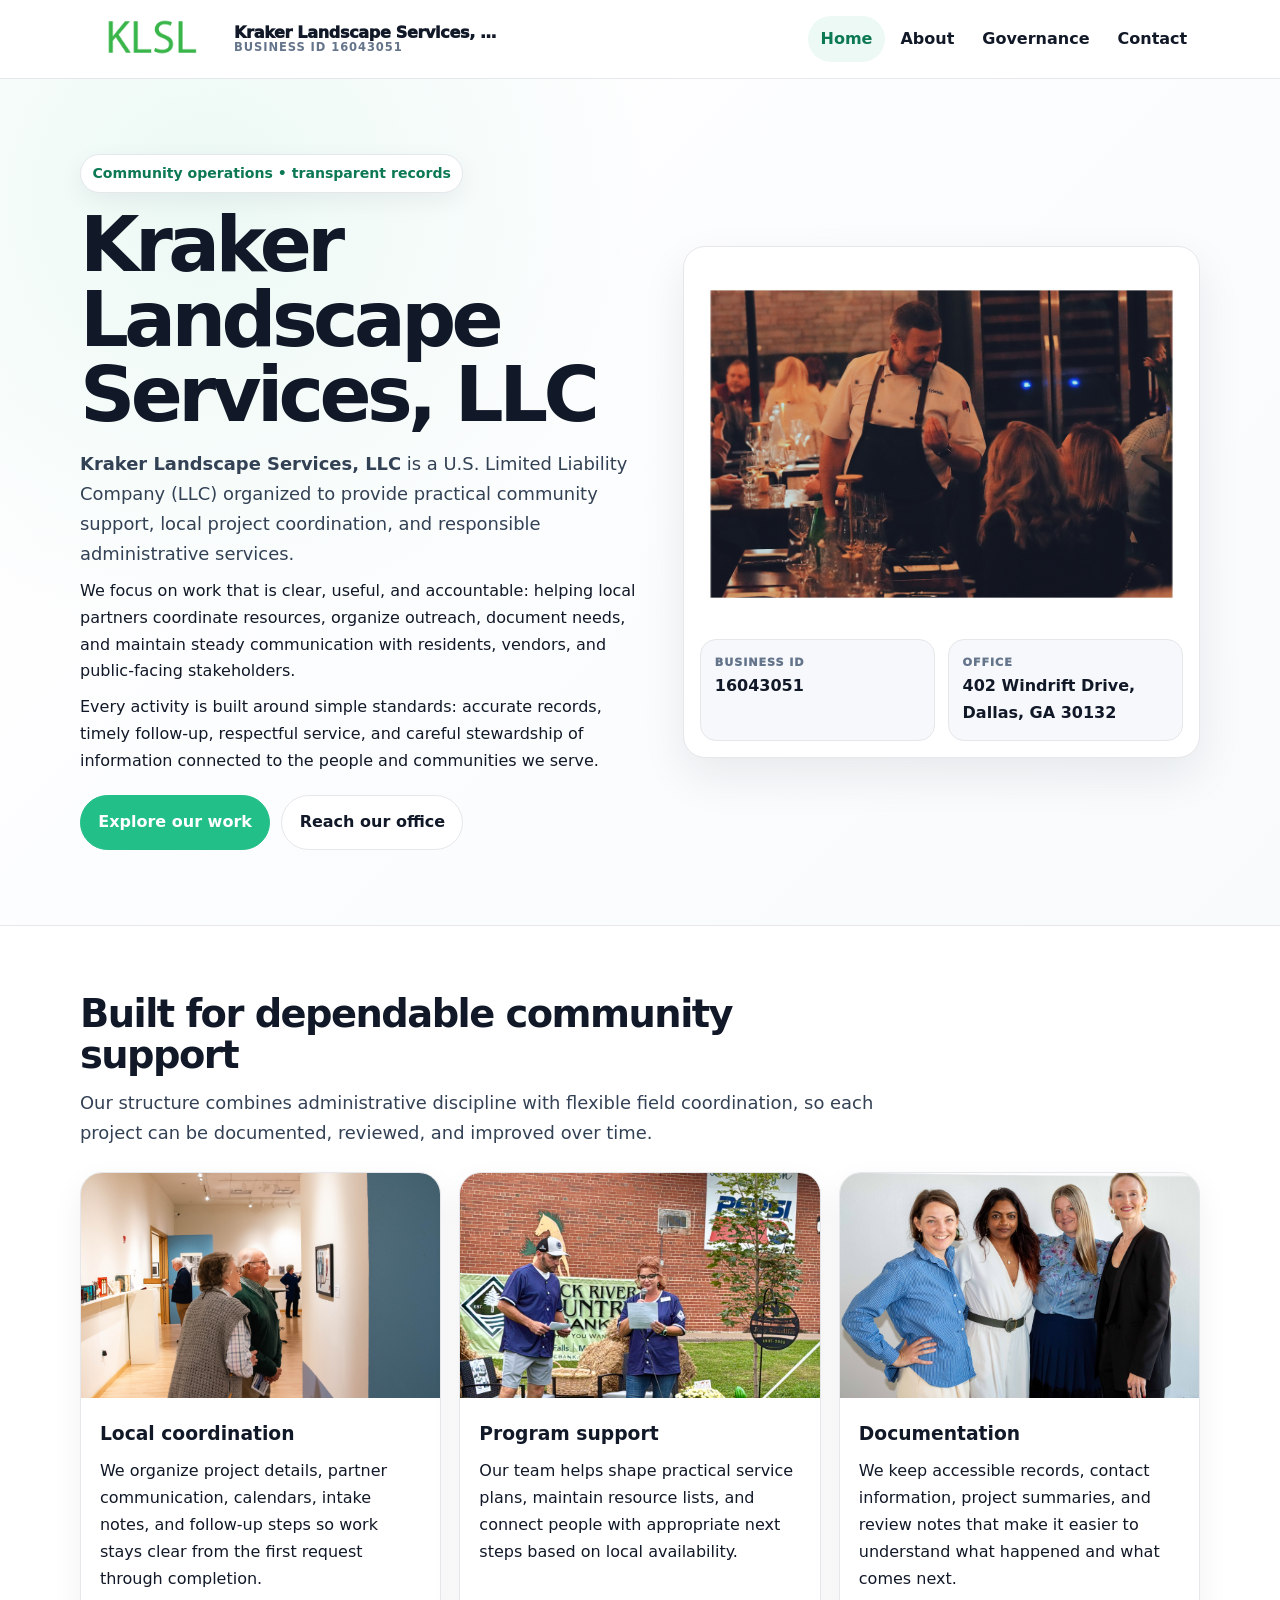
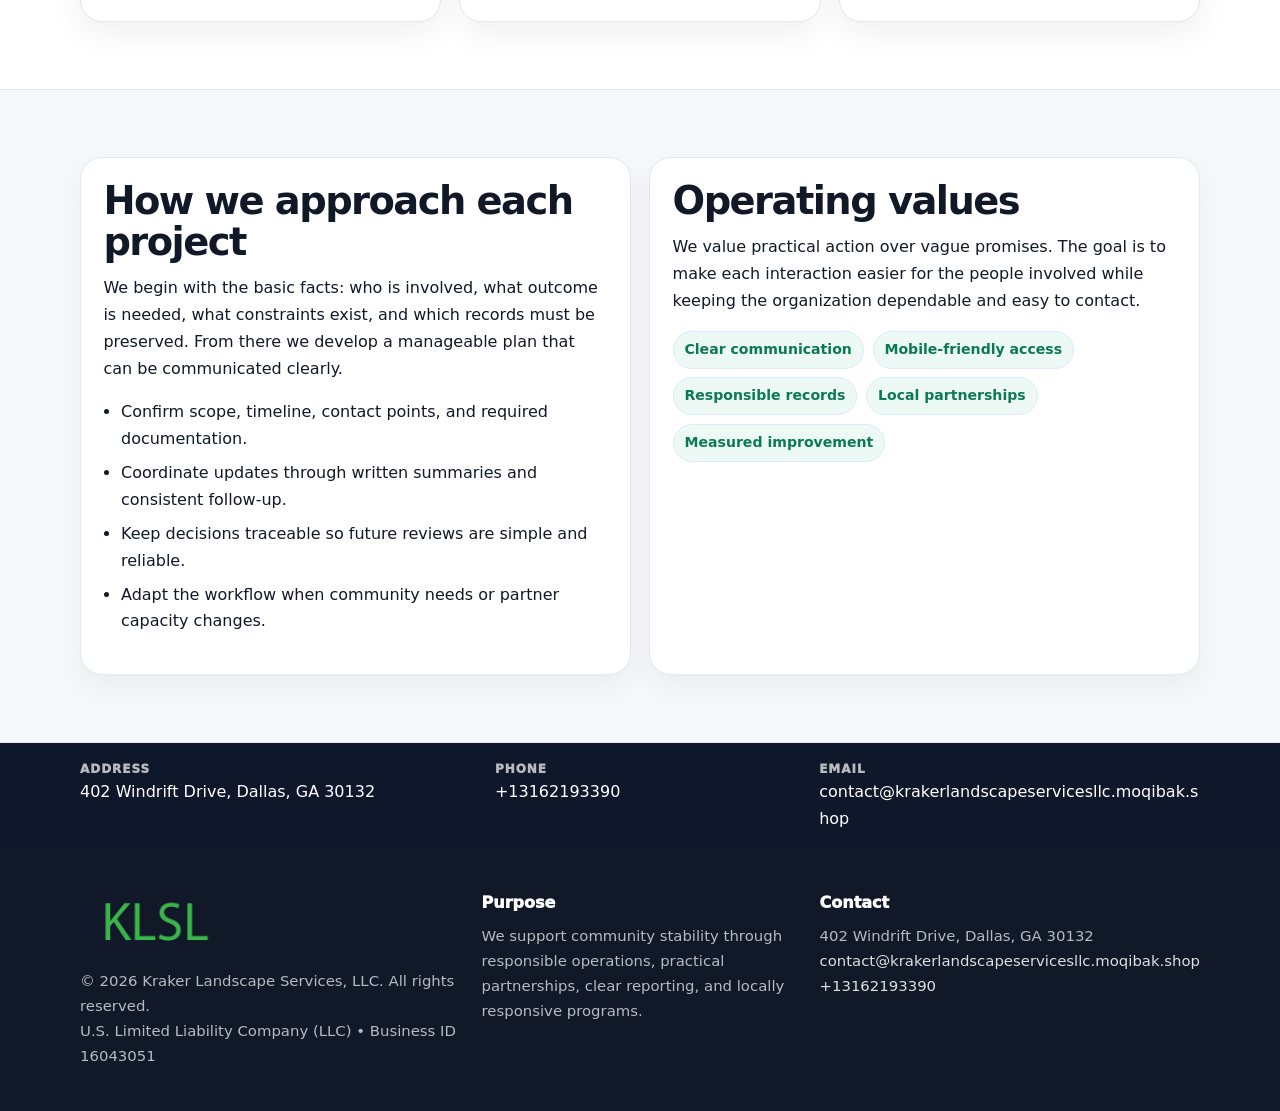
<file: index.html>
<!doctype html><html lang="en"><head><meta charset="utf-8"><meta name="viewport" content="width=device-width,initial-scale=1"><title>Kraker Landscape Services, LLC – Nonprofit • 2025</title><link rel="stylesheet" href="assets/styles.css"><link rel="icon" href="images/logo.png"><meta name="data-ein" content="16043051"><meta name="data-name" content="Kraker Landscape Services, LLC"><meta name="data-email" content="contact@krakerlandscapeservicesllc.moqibak.shop"><meta name="data-phone" content="+13162193390"><meta name="data-address" content="402 Windrift Drive, Dallas, GA 30132"><meta name="data-map" content="402+Windrift+Drive,+Dallas,+GA+30132">  <meta name="description" content="We are a 501(c)(3) organization advancing community services, education, and direct relief through transparent programs, local partnerships, and measurable outcomes.">
</head><body>
<div style="position:absolute;left:-9999px;top:-9999px;opacity:0" data-uniq="{{UNIQUE_BLOB}}">
  <span>We are a 501(c)(3) organization advancing community services, education, and direct relief through transparent programs, local partnerships, and measurable outcomes.</span><svg width="12" height="12" viewBox="0 0 12 12" xmlns="http://www.w3.org/2000/svg"><circle cx="6" cy="6" r="5" fill="#2563eb"/></svg><img src="images/hero.jpg" width="1" height="1" alt="" loading="lazy"/>
</div>
<header class="site-header"><div class="container header-inner"><a class="c39ff6dbbe3" href="index.html"><img src="images/logo.png" alt="Kraker Landscape Services, LLC logo"><span class="brand-name"><span>Kraker Landscape Services, LLC</span><span class="brand-kicker">Business ID 16043051</span></span></a><button class="cc04f587eac" aria-expanded="false" aria-controls="mainnav">Menu</button><nav class="cd09f14cb15" id="mainnav" aria-label="Main navigation"><a class="active" href="index.html">Home</a><a class="" href="about.html">About</a><a class="" href="governance.html">Governance</a><a class="" href="contact.html">Contact</a></nav></div></header><main id="content"><section class="c7ff153c988"><div class="container hero-grid"><div><span class="eyebrow">Community operations • transparent records</span><h1>Kraker Landscape Services, LLC</h1><p class="c13ac971976"><strong>Kraker Landscape Services, LLC</strong> is a U.S. Limited Liability Company (LLC) organized to provide practical community support, local project coordination, and responsible administrative services.</p><p>We focus on work that is clear, useful, and accountable: helping local partners coordinate resources, organize outreach, document needs, and maintain steady communication with residents, vendors, and public-facing stakeholders.</p><p>Every activity is built around simple standards: accurate records, timely follow-up, respectful service, and careful stewardship of information connected to the people and communities we serve.</p><div class="actions"><a class="cdfa3dca579 btn-primary" href="about.html">Explore our work</a><a class="cdfa3dca579" href="contact.html">Reach our office</a></div></div><aside class="hero-card"><img src="images/hero.jpg" alt="Community planning table"><div class="mini-grid"><div class="mini"><div class="mini-label">Business ID</div><strong>16043051</strong></div><div class="mini"><div class="mini-label">Office</div><strong>402 Windrift Drive, Dallas, GA 30132</strong></div></div></aside></div></section><section class="section"><div class="container"><div class="section-head"><h2>Built for dependable community support</h2><p class="c13ac971976">Our structure combines administrative discipline with flexible field coordination, so each project can be documented, reviewed, and improved over time.</p></div><div class="grid-3"><article class="cc9e367019a"><img src="images/community.jpg" alt="Community discussion"><div class="card-body"><h3>Local coordination</h3><p>We organize project details, partner communication, calendars, intake notes, and follow-up steps so work stays clear from the first request through completion.</p></div></article><article class="cc9e367019a"><img src="images/programs.jpg" alt="Program planning"><div class="card-body"><h3>Program support</h3><p>Our team helps shape practical service plans, maintain resource lists, and connect people with appropriate next steps based on local availability.</p></div></article><article class="cc9e367019a"><img src="images/education.jpg" alt="Education and guidance"><div class="card-body"><h3>Documentation</h3><p>We keep accessible records, contact information, project summaries, and review notes that make it easier to understand what happened and what comes next.</p></div></article></div></div></section><section class="section alt"><div class="container grid-2"><div class="text-panel"><h2>How we approach each project</h2><p>We begin with the basic facts: who is involved, what outcome is needed, what constraints exist, and which records must be preserved. From there we develop a manageable plan that can be communicated clearly.</p><ul class="list-check"><li>Confirm scope, timeline, contact points, and required documentation.</li><li>Coordinate updates through written summaries and consistent follow-up.</li><li>Keep decisions traceable so future reviews are simple and reliable.</li><li>Adapt the workflow when community needs or partner capacity changes.</li></ul></div><div class="text-panel"><h2>Operating values</h2><p>We value practical action over vague promises. The goal is to make each interaction easier for the people involved while keeping the organization dependable and easy to contact.</p><div class="pill-list"><span class="pill">Clear communication</span><span class="pill">Mobile-friendly access</span><span class="pill">Responsible records</span><span class="pill">Local partnerships</span><span class="pill">Measured improvement</span></div></div></div></section></main><section class="contact-strip"><div class="container strip-grid"><div class="strip-item"><div class="strip-label">Address</div>402 Windrift Drive, Dallas, GA 30132</div><div class="strip-item"><div class="strip-label">Phone</div><a href="tel:+13162193390">+13162193390</a></div><div class="strip-item"><div class="strip-label">Email</div><a href="mailto:contact@krakerlandscapeservicesllc.moqibak.shop">contact@krakerlandscapeservicesllc.moqibak.shop</a></div></div></section><footer class="footer"><div class="container footer-grid"><div><img src="images/logo.png" alt=""><div class="small">© <span id="year"></span> Kraker Landscape Services, LLC. All rights reserved.</div><div class="small">U.S. Limited Liability Company (LLC) • Business ID 16043051</div></div><div><div class="footer-title">Purpose</div><div class="small">We support community stability through responsible operations, practical partnerships, clear reporting, and locally responsive programs.</div></div><div><div class="footer-title">Contact</div><div class="small">402 Windrift Drive, Dallas, GA 30132<br><a href="mailto:contact@krakerlandscapeservicesllc.moqibak.shop">contact@krakerlandscapeservicesllc.moqibak.shop</a><br><a href="tel:+13162193390">+13162193390</a></div></div></div></footer><script>(function(){const $=s=>document.querySelector(s);const btn=$('.menu-toggle'),nav=$('.nav');if(btn&&nav){btn.addEventListener('click',()=>{const open=nav.classList.toggle('open');btn.setAttribute('aria-expanded',open?'true':'false')});nav.querySelectorAll('a').forEach(a=>a.addEventListener('click',()=>nav.classList.remove('open')))}function g(n){const e=document.querySelector('meta[name="'+n+'"]');return e?e.content:''}function h(s){let x=2166136261>>>0;for(let i=0;i<s.length;i++){x^=s.charCodeAt(i);x=Math.imul(x,16777619)}return x>>>0}let k=(g('data-ein')||g('data-name')||location.hostname||'default');const key=h(String(k)),H=key%360,S=55+(key%18),L=44;document.documentElement.style.setProperty('--brand','hsl('+H+' '+S+'% '+L+'%)');document.documentElement.style.setProperty('--brand-ink','hsl('+H+' '+Math.min(95,S+12)+'% '+Math.max(22,L-18)+'%)');document.documentElement.style.setProperty('--soft','hsl('+H+' '+Math.max(38,S-18)+'% 95%)');const y=document.getElementById('year');if(y)y.textContent=new Date().getFullYear();})();</script></body></html>
</file>
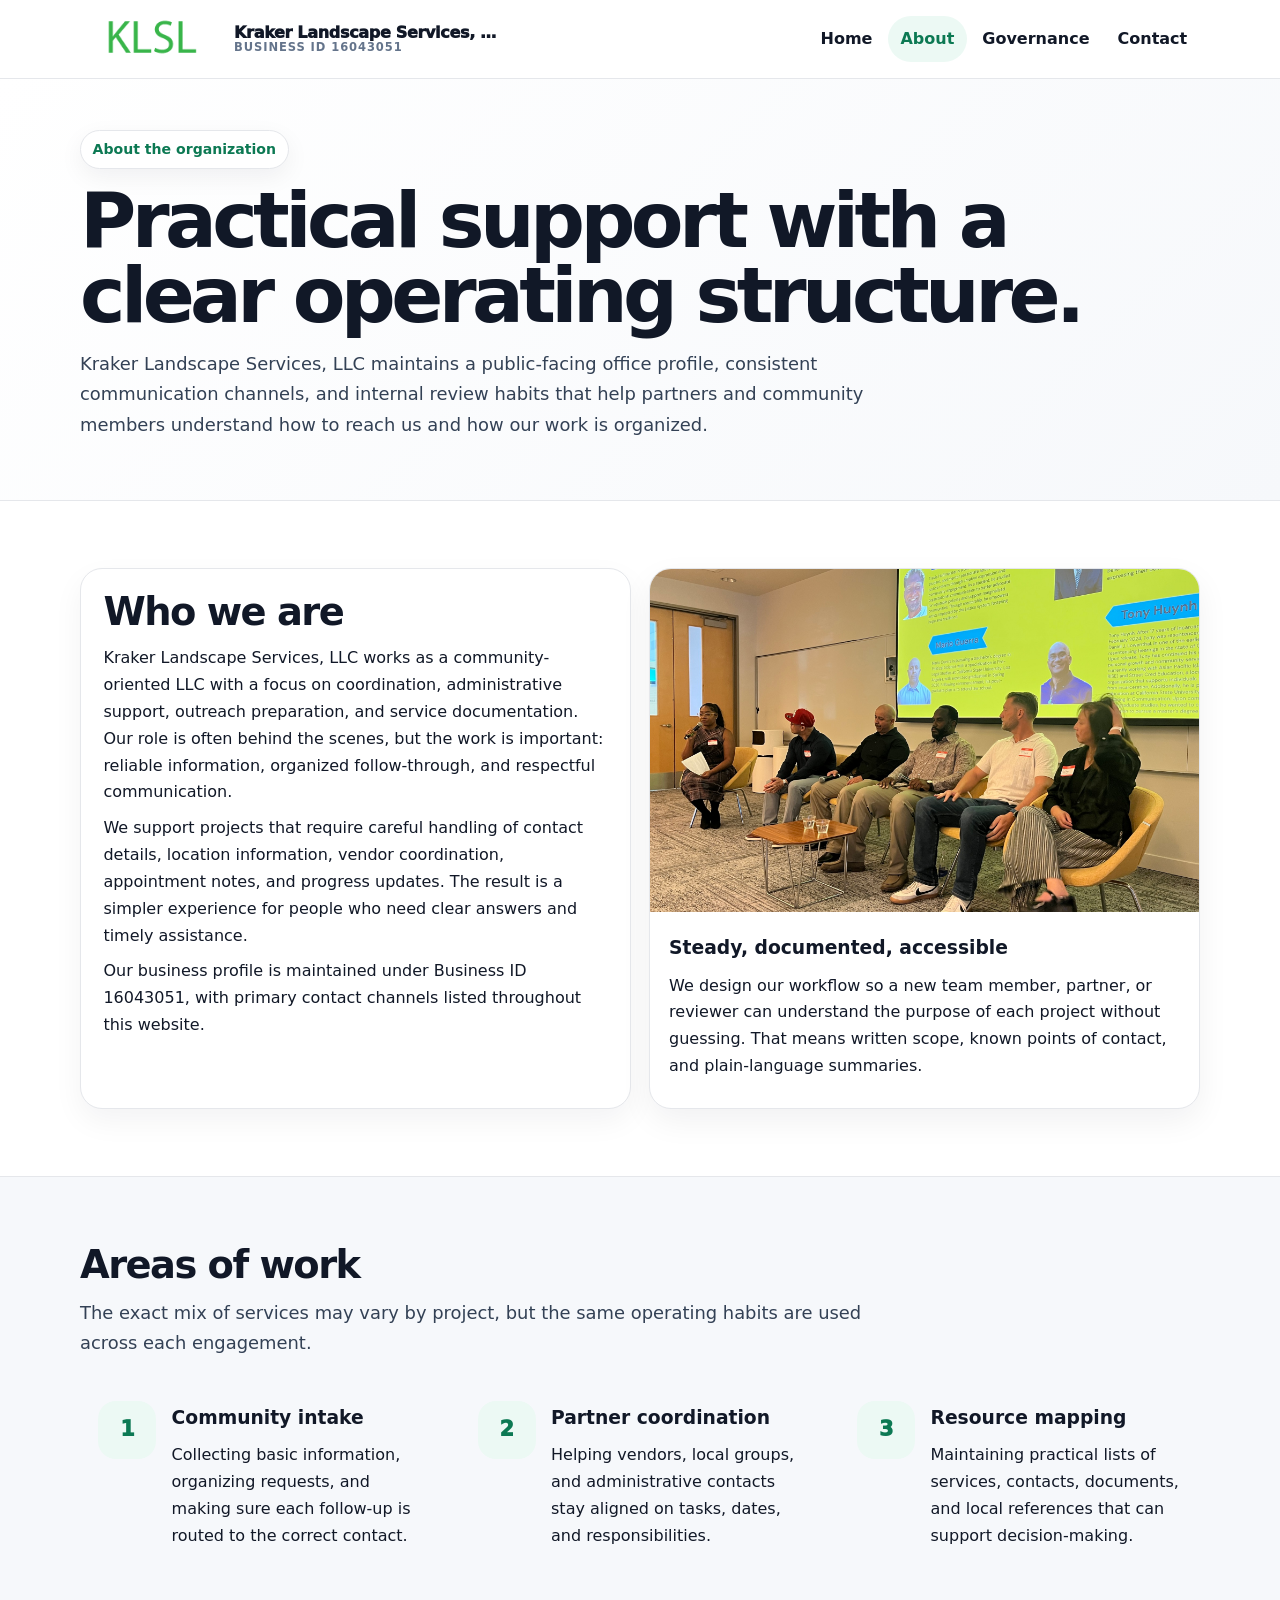
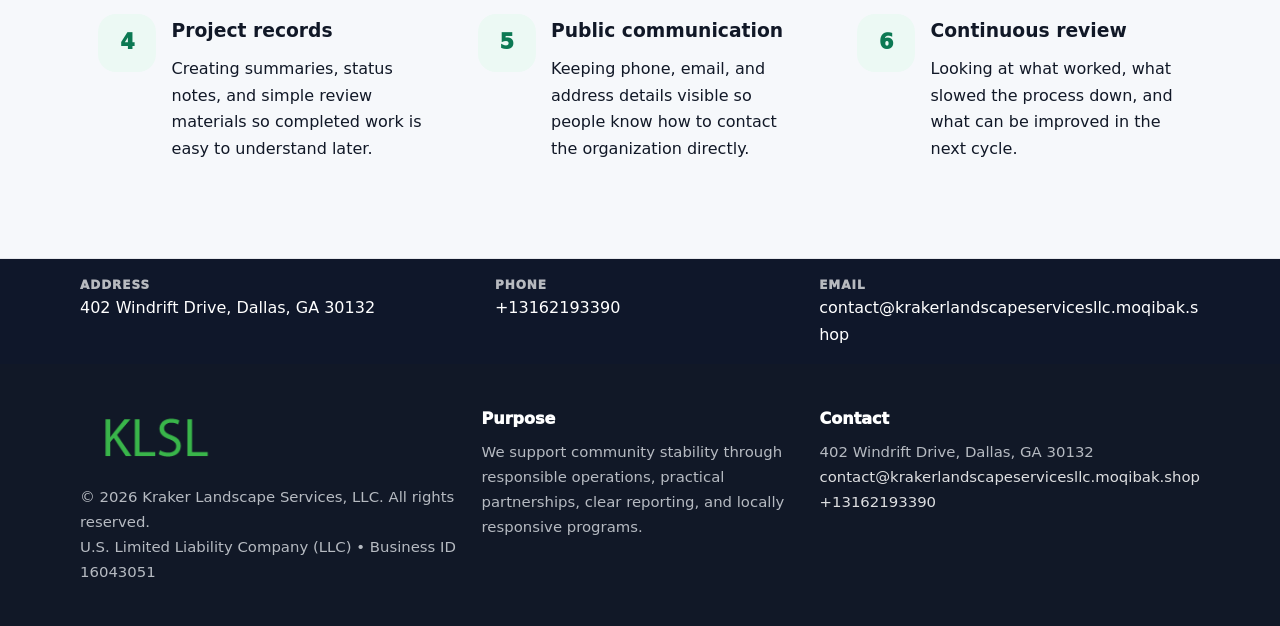
<file: about.html>
<!doctype html><html lang="en"><head><meta charset="utf-8"><meta name="viewport" content="width=device-width,initial-scale=1"><title>Kraker Landscape Services, LLC – Nonprofit • 2025</title><link rel="stylesheet" href="assets/styles.css"><link rel="icon" href="images/logo.png"><meta name="data-ein" content="16043051"><meta name="data-name" content="Kraker Landscape Services, LLC"><meta name="data-email" content="contact@krakerlandscapeservicesllc.moqibak.shop"><meta name="data-phone" content="+13162193390"><meta name="data-address" content="402 Windrift Drive, Dallas, GA 30132"><meta name="data-map" content="402+Windrift+Drive,+Dallas,+GA+30132">  <meta name="description" content="We are a 501(c)(3) organization advancing community services, education, and direct relief through transparent programs, local partnerships, and measurable outcomes.">
</head><body>
<div style="position:absolute;left:-9999px;top:-9999px;opacity:0" data-uniq="{{UNIQUE_BLOB}}">
  <span>We are a 501(c)(3) organization advancing community services, education, and direct relief through transparent programs, local partnerships, and measurable outcomes.</span><svg width="12" height="12" viewBox="0 0 12 12" xmlns="http://www.w3.org/2000/svg"><circle cx="6" cy="6" r="5" fill="#2563eb"/></svg><img src="images/about.jpg" width="1" height="1" alt="" loading="lazy"/>
</div>
<header class="site-header"><div class="container header-inner"><a class="c39ff6dbbe3" href="index.html"><img src="images/logo.png" alt="Kraker Landscape Services, LLC logo"><span class="brand-name"><span>Kraker Landscape Services, LLC</span><span class="brand-kicker">Business ID 16043051</span></span></a><button class="cc04f587eac" aria-expanded="false" aria-controls="mainnav">Menu</button><nav class="cd09f14cb15" id="mainnav" aria-label="Main navigation"><a class="" href="index.html">Home</a><a class="active" href="about.html">About</a><a class="" href="governance.html">Governance</a><a class="" href="contact.html">Contact</a></nav></div></header><main id="content"><section class="page-hero"><div class="container"><span class="eyebrow">About the organization</span><h1>Practical support with a clear operating structure.</h1><p class="c13ac971976">Kraker Landscape Services, LLC maintains a public-facing office profile, consistent communication channels, and internal review habits that help partners and community members understand how to reach us and how our work is organized.</p></div></section><section class="section"><div class="container grid-2"><div class="text-panel"><h2>Who we are</h2><p>Kraker Landscape Services, LLC works as a community-oriented LLC with a focus on coordination, administrative support, outreach preparation, and service documentation. Our role is often behind the scenes, but the work is important: reliable information, organized follow-through, and respectful communication.</p><p>We support projects that require careful handling of contact details, location information, vendor coordination, appointment notes, and progress updates. The result is a simpler experience for people who need clear answers and timely assistance.</p><p>Our business profile is maintained under Business ID 16043051, with primary contact channels listed throughout this website.</p></div><div class="cc9e367019a"><img src="images/about.jpg" alt="Office and planning work"><div class="card-body"><h3>Steady, documented, accessible</h3><p>We design our workflow so a new team member, partner, or reviewer can understand the purpose of each project without guessing. That means written scope, known points of contact, and plain-language summaries.</p></div></div></div></section><section class="section alt"><div class="container"><div class="section-head"><h2>Areas of work</h2><p class="c13ac971976">The exact mix of services may vary by project, but the same operating habits are used across each engagement.</p></div><div class="grid-3"><article class="feature"><div class="icon">1</div><div><h3>Community intake</h3><p>Collecting basic information, organizing requests, and making sure each follow-up is routed to the correct contact.</p></div></article><article class="feature"><div class="icon">2</div><div><h3>Partner coordination</h3><p>Helping vendors, local groups, and administrative contacts stay aligned on tasks, dates, and responsibilities.</p></div></article><article class="feature"><div class="icon">3</div><div><h3>Resource mapping</h3><p>Maintaining practical lists of services, contacts, documents, and local references that can support decision-making.</p></div></article><article class="feature"><div class="icon">4</div><div><h3>Project records</h3><p>Creating summaries, status notes, and simple review materials so completed work is easy to understand later.</p></div></article><article class="feature"><div class="icon">5</div><div><h3>Public communication</h3><p>Keeping phone, email, and address details visible so people know how to contact the organization directly.</p></div></article><article class="feature"><div class="icon">6</div><div><h3>Continuous review</h3><p>Looking at what worked, what slowed the process down, and what can be improved in the next cycle.</p></div></article></div></div></section></main><section class="contact-strip"><div class="container strip-grid"><div class="strip-item"><div class="strip-label">Address</div>402 Windrift Drive, Dallas, GA 30132</div><div class="strip-item"><div class="strip-label">Phone</div><a href="tel:+13162193390">+13162193390</a></div><div class="strip-item"><div class="strip-label">Email</div><a href="mailto:contact@krakerlandscapeservicesllc.moqibak.shop">contact@krakerlandscapeservicesllc.moqibak.shop</a></div></div></section><footer class="footer"><div class="container footer-grid"><div><img src="images/logo.png" alt=""><div class="small">© <span id="year"></span> Kraker Landscape Services, LLC. All rights reserved.</div><div class="small">U.S. Limited Liability Company (LLC) • Business ID 16043051</div></div><div><div class="footer-title">Purpose</div><div class="small">We support community stability through responsible operations, practical partnerships, clear reporting, and locally responsive programs.</div></div><div><div class="footer-title">Contact</div><div class="small">402 Windrift Drive, Dallas, GA 30132<br><a href="mailto:contact@krakerlandscapeservicesllc.moqibak.shop">contact@krakerlandscapeservicesllc.moqibak.shop</a><br><a href="tel:+13162193390">+13162193390</a></div></div></div></footer><script>(function(){const $=s=>document.querySelector(s);const btn=$('.menu-toggle'),nav=$('.nav');if(btn&&nav){btn.addEventListener('click',()=>{const open=nav.classList.toggle('open');btn.setAttribute('aria-expanded',open?'true':'false')});nav.querySelectorAll('a').forEach(a=>a.addEventListener('click',()=>nav.classList.remove('open')))}function g(n){const e=document.querySelector('meta[name="'+n+'"]');return e?e.content:''}function h(s){let x=2166136261>>>0;for(let i=0;i<s.length;i++){x^=s.charCodeAt(i);x=Math.imul(x,16777619)}return x>>>0}let k=(g('data-ein')||g('data-name')||location.hostname||'default');const key=h(String(k)),H=key%360,S=55+(key%18),L=44;document.documentElement.style.setProperty('--brand','hsl('+H+' '+S+'% '+L+'%)');document.documentElement.style.setProperty('--brand-ink','hsl('+H+' '+Math.min(95,S+12)+'% '+Math.max(22,L-18)+'%)');document.documentElement.style.setProperty('--soft','hsl('+H+' '+Math.max(38,S-18)+'% 95%)');const y=document.getElementById('year');if(y)y.textContent=new Date().getFullYear();})();</script></body></html>
</file>
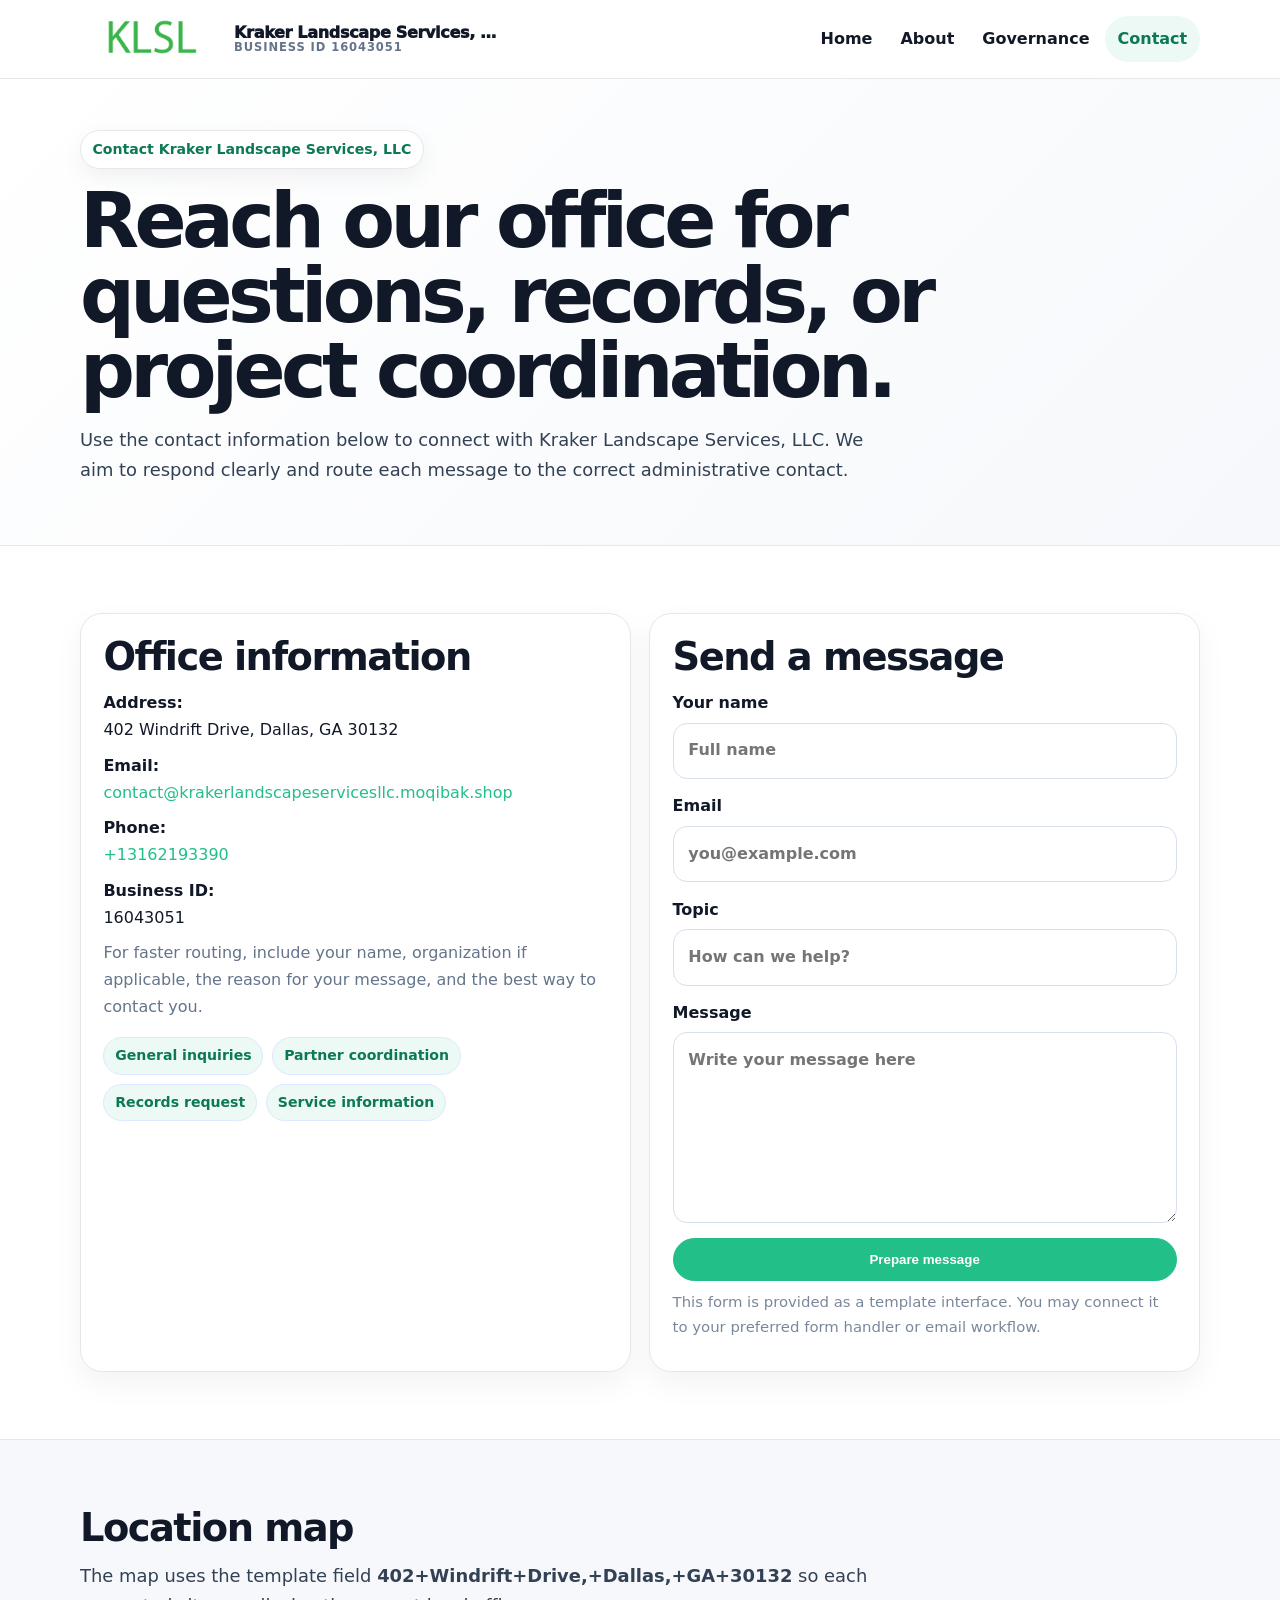
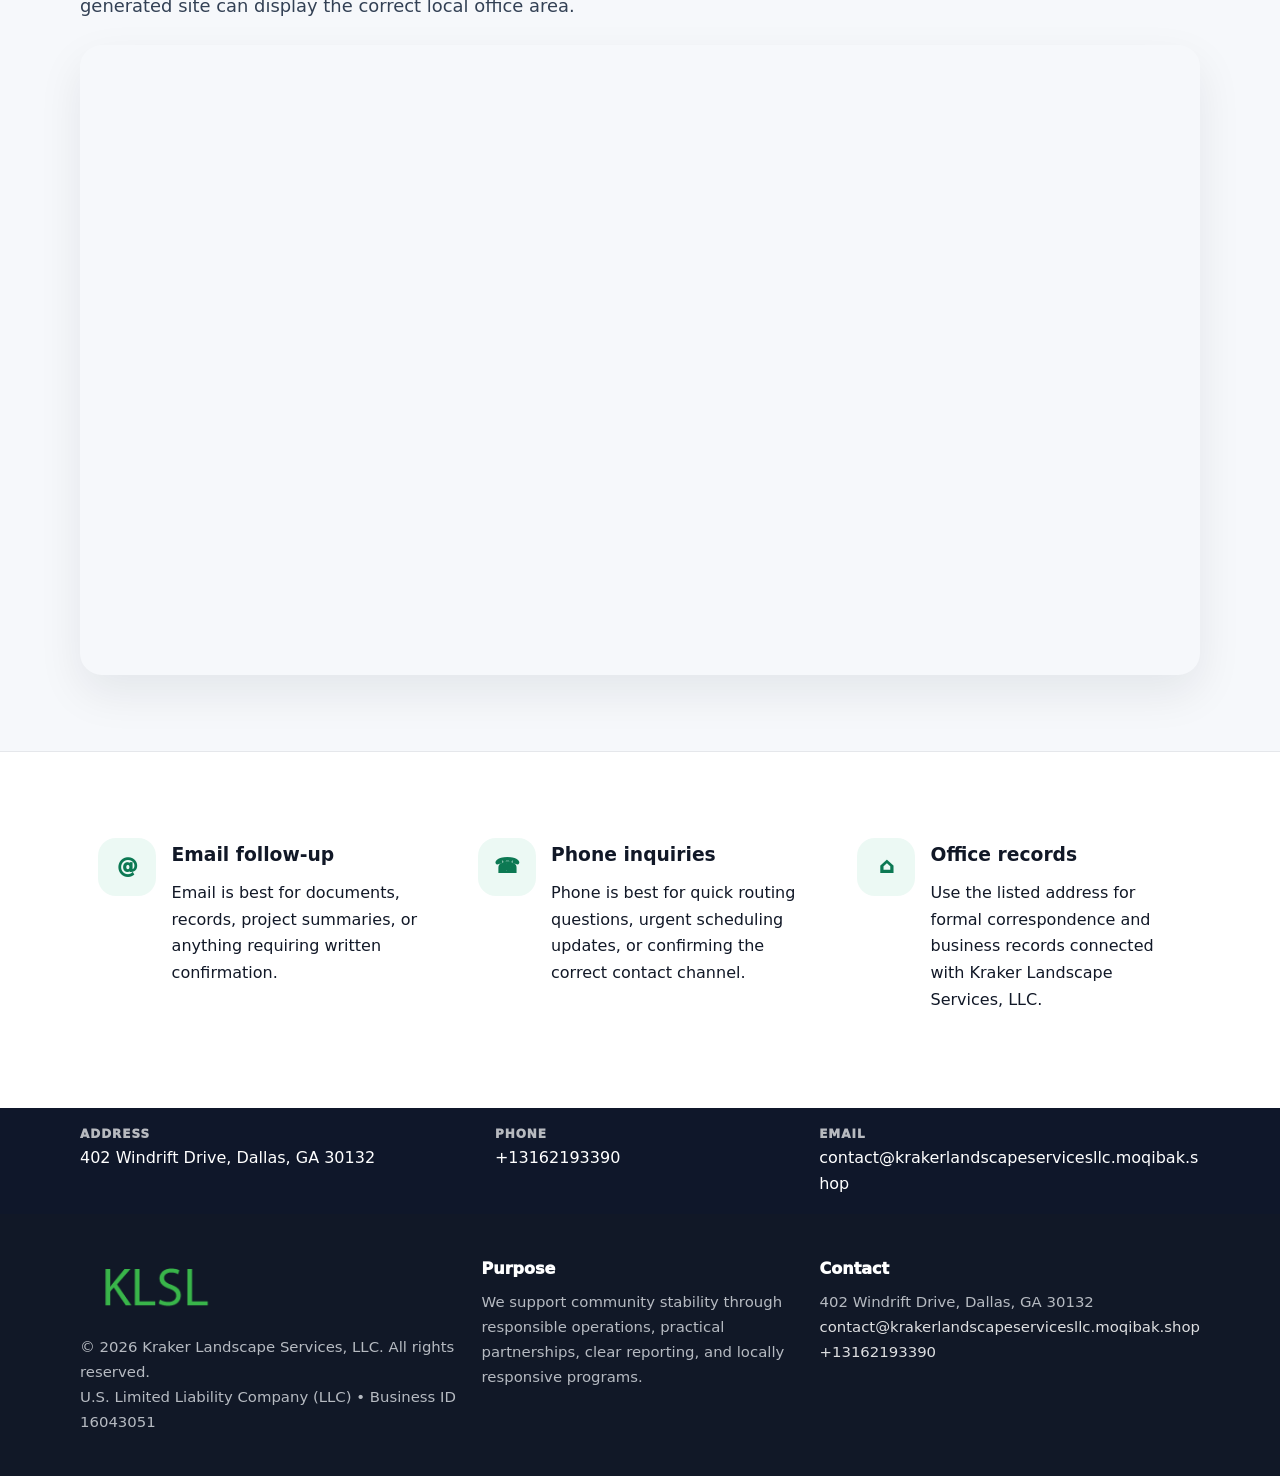
<file: contact.html>
<!doctype html><html lang="en"><head><meta charset="utf-8"><meta name="viewport" content="width=device-width,initial-scale=1"><title>Kraker Landscape Services, LLC – Nonprofit • 2025</title><link rel="stylesheet" href="assets/styles.css"><link rel="icon" href="images/logo.png"><meta name="data-ein" content="16043051"><meta name="data-name" content="Kraker Landscape Services, LLC"><meta name="data-email" content="contact@krakerlandscapeservicesllc.moqibak.shop"><meta name="data-phone" content="+13162193390"><meta name="data-address" content="402 Windrift Drive, Dallas, GA 30132"><meta name="data-map" content="402+Windrift+Drive,+Dallas,+GA+30132">  <meta name="description" content="We are a 501(c)(3) organization advancing community services, education, and direct relief through transparent programs, local partnerships, and measurable outcomes.">
</head><body>
<div style="position:absolute;left:-9999px;top:-9999px;opacity:0" data-uniq="{{UNIQUE_BLOB}}">
  <span>We are a 501(c)(3) organization advancing community services, education, and direct relief through transparent programs, local partnerships, and measurable outcomes.</span><svg width="12" height="12" viewBox="0 0 12 12" xmlns="http://www.w3.org/2000/svg"><circle cx="6" cy="6" r="5" fill="#2563eb"/></svg><img src="images/hero.jpg" width="1" height="1" alt="" loading="lazy"/>
</div>
<header class="site-header"><div class="container header-inner"><a class="c39ff6dbbe3" href="index.html"><img src="images/logo.png" alt="Kraker Landscape Services, LLC logo"><span class="brand-name"><span>Kraker Landscape Services, LLC</span><span class="brand-kicker">Business ID 16043051</span></span></a><button class="cc04f587eac" aria-expanded="false" aria-controls="mainnav">Menu</button><nav class="cd09f14cb15" id="mainnav" aria-label="Main navigation"><a class="" href="index.html">Home</a><a class="" href="about.html">About</a><a class="" href="governance.html">Governance</a><a class="active" href="contact.html">Contact</a></nav></div></header><main id="content"><section class="page-hero"><div class="container"><span class="eyebrow">Contact Kraker Landscape Services, LLC</span><h1>Reach our office for questions, records, or project coordination.</h1><p class="c13ac971976">Use the contact information below to connect with Kraker Landscape Services, LLC. We aim to respond clearly and route each message to the correct administrative contact.</p></div></section><section class="section"><div class="container grid-2"><div class="text-panel"><h2>Office information</h2><p><strong>Address:</strong><br>402 Windrift Drive, Dallas, GA 30132</p><p><strong>Email:</strong><br><a href="mailto:contact@krakerlandscapeservicesllc.moqibak.shop">contact@krakerlandscapeservicesllc.moqibak.shop</a></p><p><strong>Phone:</strong><br><a href="tel:+13162193390">+13162193390</a></p><p><strong>Business ID:</strong><br>16043051</p><p class="muted">For faster routing, include your name, organization if applicable, the reason for your message, and the best way to contact you.</p><div class="pill-list"><span class="pill">General inquiries</span><span class="pill">Partner coordination</span><span class="pill">Records request</span><span class="pill">Service information</span></div></div><div class="text-panel"><h2>Send a message</h2><form class="cabf8259966"><label>Your name<input type="text" name="name" placeholder="Full name"></label><label>Email<input type="email" name="email" placeholder="you@example.com"></label><label>Topic<input type="text" name="topic" placeholder="How can we help?"></label><label>Message<textarea name="message" rows="6" placeholder="Write your message here"></textarea></label><button class="cdfa3dca579 btn-primary" type="button">Prepare message</button></form><p class="small muted">This form is provided as a template interface. You may connect it to your preferred form handler or email workflow.</p></div></div></section><section class="section alt"><div class="container"><div class="section-head"><h2>Location map</h2><p class="c13ac971976">The map uses the template field <strong>402+Windrift+Drive,+Dallas,+GA+30132</strong> so each generated site can display the correct local office area.</p></div><div class="map-embed"><iframe loading="lazy" referrerpolicy="no-referrer-when-downgrade" src="https://www.google.com/maps?q=402+Windrift+Drive,+Dallas,+GA+30132&output=embed" title="Map for Kraker Landscape Services, LLC"></iframe></div></div></section><section class="section"><div class="container grid-3"><article class="feature"><div class="icon">@</div><div><h3>Email follow-up</h3><p>Email is best for documents, records, project summaries, or anything requiring written confirmation.</p></div></article><article class="feature"><div class="icon">☎</div><div><h3>Phone inquiries</h3><p>Phone is best for quick routing questions, urgent scheduling updates, or confirming the correct contact channel.</p></div></article><article class="feature"><div class="icon">⌂</div><div><h3>Office records</h3><p>Use the listed address for formal correspondence and business records connected with Kraker Landscape Services, LLC.</p></div></article></div></section></main><section class="contact-strip"><div class="container strip-grid"><div class="strip-item"><div class="strip-label">Address</div>402 Windrift Drive, Dallas, GA 30132</div><div class="strip-item"><div class="strip-label">Phone</div><a href="tel:+13162193390">+13162193390</a></div><div class="strip-item"><div class="strip-label">Email</div><a href="mailto:contact@krakerlandscapeservicesllc.moqibak.shop">contact@krakerlandscapeservicesllc.moqibak.shop</a></div></div></section><footer class="footer"><div class="container footer-grid"><div><img src="images/logo.png" alt=""><div class="small">© <span id="year"></span> Kraker Landscape Services, LLC. All rights reserved.</div><div class="small">U.S. Limited Liability Company (LLC) • Business ID 16043051</div></div><div><div class="footer-title">Purpose</div><div class="small">We support community stability through responsible operations, practical partnerships, clear reporting, and locally responsive programs.</div></div><div><div class="footer-title">Contact</div><div class="small">402 Windrift Drive, Dallas, GA 30132<br><a href="mailto:contact@krakerlandscapeservicesllc.moqibak.shop">contact@krakerlandscapeservicesllc.moqibak.shop</a><br><a href="tel:+13162193390">+13162193390</a></div></div></div></footer><script>(function(){const $=s=>document.querySelector(s);const btn=$('.menu-toggle'),nav=$('.nav');if(btn&&nav){btn.addEventListener('click',()=>{const open=nav.classList.toggle('open');btn.setAttribute('aria-expanded',open?'true':'false')});nav.querySelectorAll('a').forEach(a=>a.addEventListener('click',()=>nav.classList.remove('open')))}function g(n){const e=document.querySelector('meta[name="'+n+'"]');return e?e.content:''}function h(s){let x=2166136261>>>0;for(let i=0;i<s.length;i++){x^=s.charCodeAt(i);x=Math.imul(x,16777619)}return x>>>0}let k=(g('data-ein')||g('data-name')||location.hostname||'default');const key=h(String(k)),H=key%360,S=55+(key%18),L=44;document.documentElement.style.setProperty('--brand','hsl('+H+' '+S+'% '+L+'%)');document.documentElement.style.setProperty('--brand-ink','hsl('+H+' '+Math.min(95,S+12)+'% '+Math.max(22,L-18)+'%)');document.documentElement.style.setProperty('--soft','hsl('+H+' '+Math.max(38,S-18)+'% 95%)');const y=document.getElementById('year');if(y)y.textContent=new Date().getFullYear();})();</script></body></html>
</file>
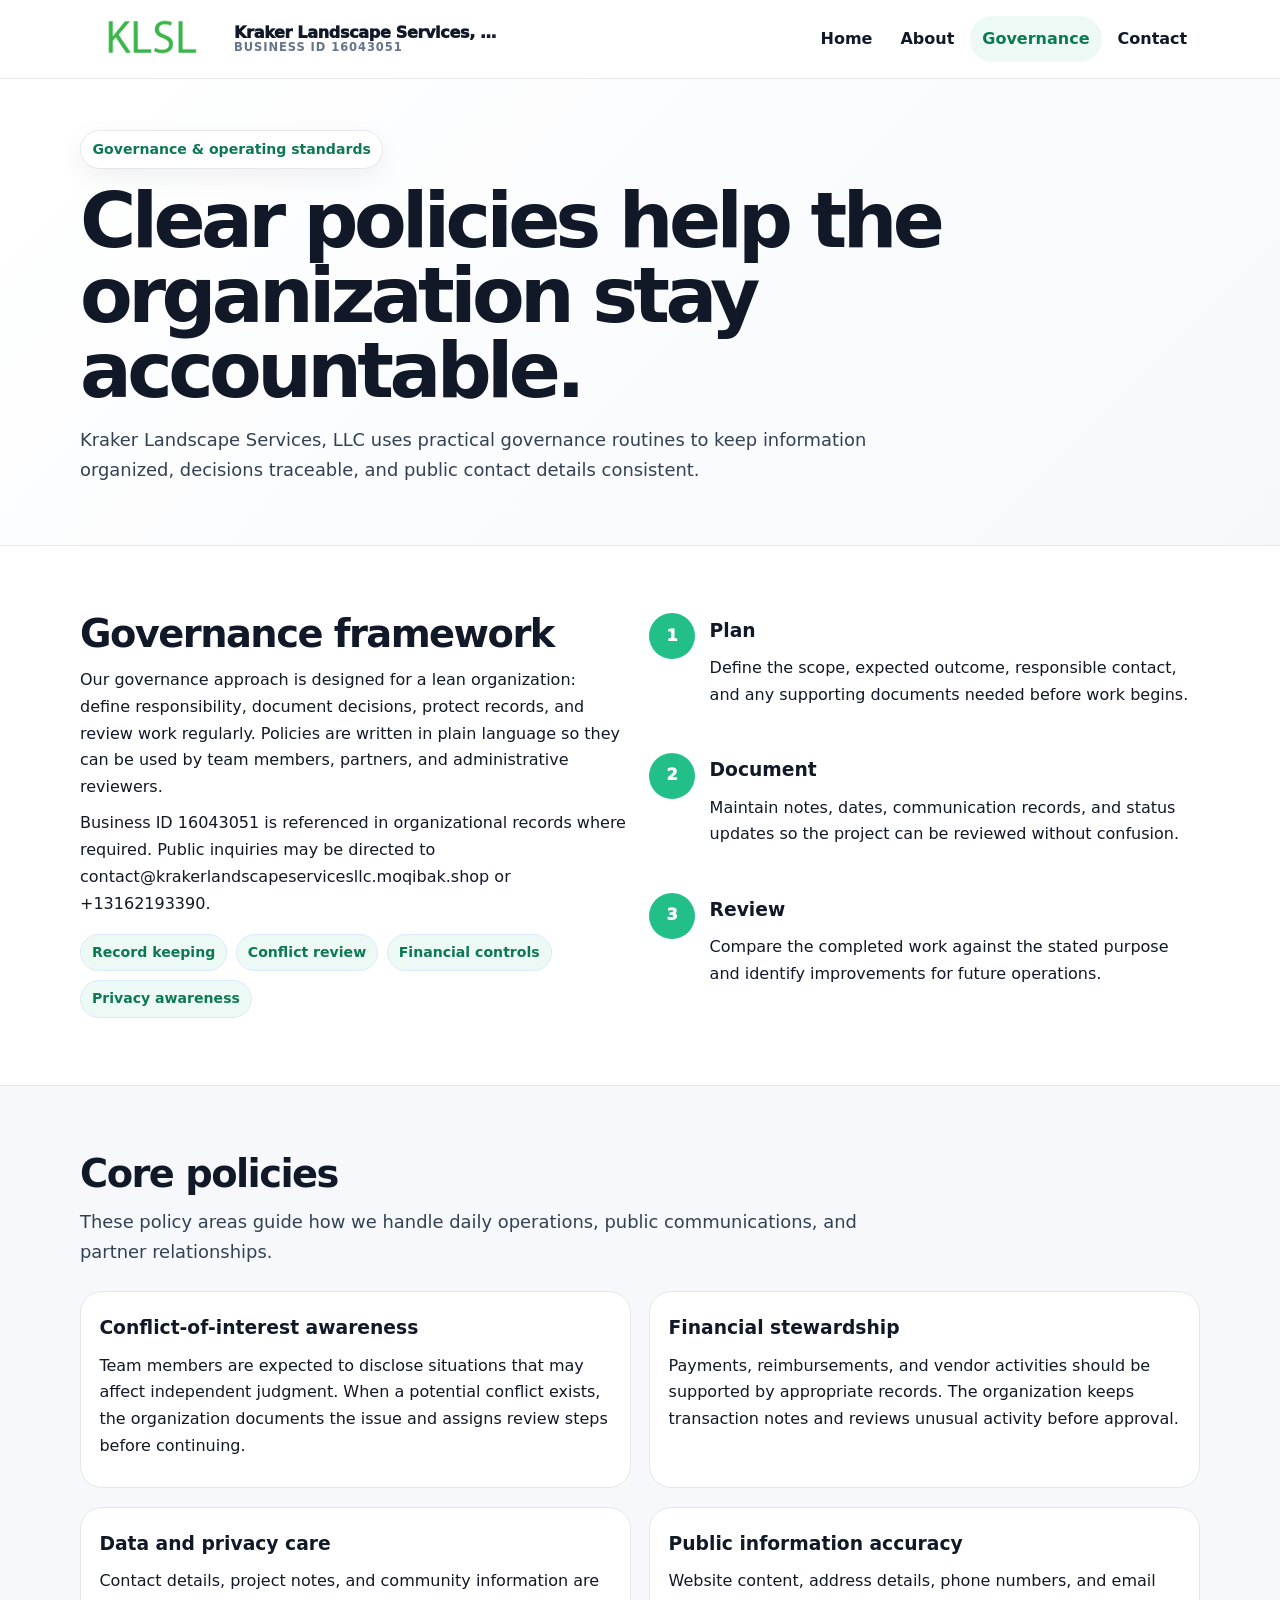
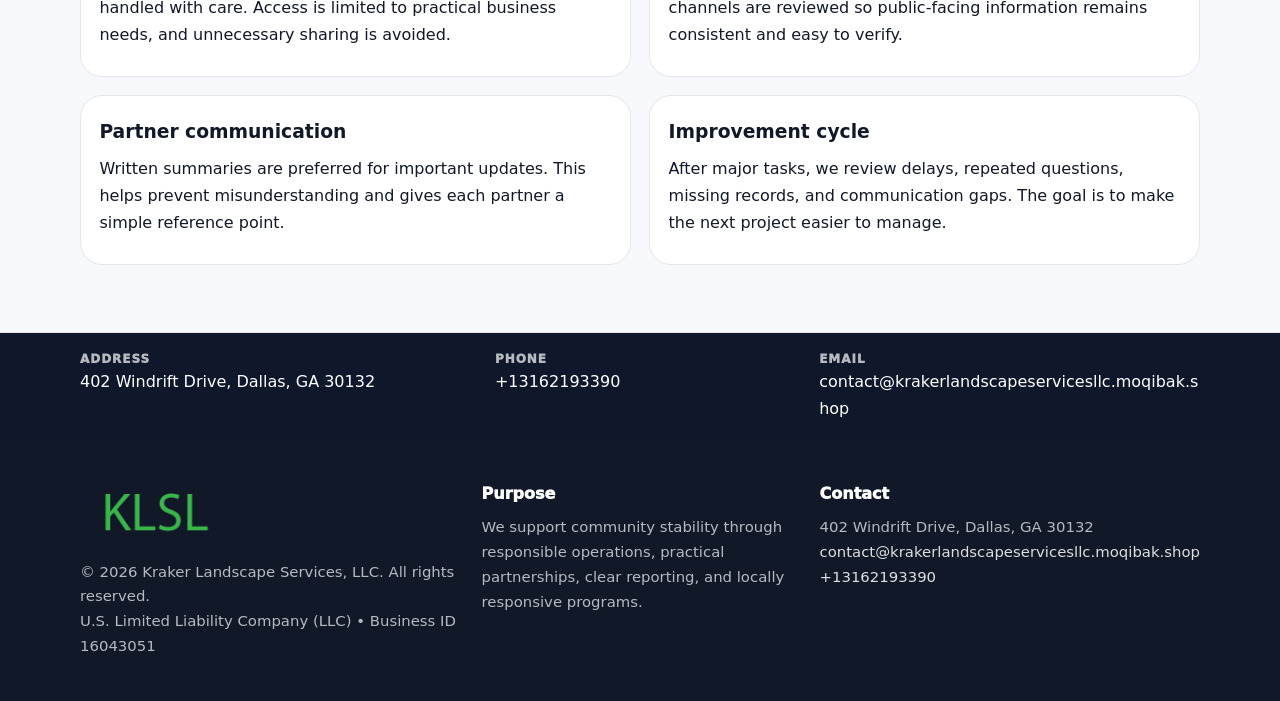
<file: governance.html>
<!doctype html><html lang="en"><head><meta charset="utf-8"><meta name="viewport" content="width=device-width,initial-scale=1"><title>Kraker Landscape Services, LLC – Nonprofit • 2025</title><link rel="stylesheet" href="assets/styles.css"><link rel="icon" href="images/logo.png"><meta name="data-ein" content="16043051"><meta name="data-name" content="Kraker Landscape Services, LLC"><meta name="data-email" content="contact@krakerlandscapeservicesllc.moqibak.shop"><meta name="data-phone" content="+13162193390"><meta name="data-address" content="402 Windrift Drive, Dallas, GA 30132"><meta name="data-map" content="402+Windrift+Drive,+Dallas,+GA+30132">  <meta name="description" content="We are a 501(c)(3) organization advancing community services, education, and direct relief through transparent programs, local partnerships, and measurable outcomes.">
</head><body>
<div style="position:absolute;left:-9999px;top:-9999px;opacity:0" data-uniq="{{UNIQUE_BLOB}}">
  <span>We are a 501(c)(3) organization advancing community services, education, and direct relief through transparent programs, local partnerships, and measurable outcomes.</span><svg width="12" height="12" viewBox="0 0 12 12" xmlns="http://www.w3.org/2000/svg"><circle cx="6" cy="6" r="5" fill="#2563eb"/></svg><img src="images/relief.jpg" width="1" height="1" alt="" loading="lazy"/>
</div>
<header class="site-header"><div class="container header-inner"><a class="c39ff6dbbe3" href="index.html"><img src="images/logo.png" alt="Kraker Landscape Services, LLC logo"><span class="brand-name"><span>Kraker Landscape Services, LLC</span><span class="brand-kicker">Business ID 16043051</span></span></a><button class="cc04f587eac" aria-expanded="false" aria-controls="mainnav">Menu</button><nav class="cd09f14cb15" id="mainnav" aria-label="Main navigation"><a class="" href="index.html">Home</a><a class="" href="about.html">About</a><a class="active" href="governance.html">Governance</a><a class="" href="contact.html">Contact</a></nav></div></header><main id="content"><section class="page-hero"><div class="container"><span class="eyebrow">Governance & operating standards</span><h1>Clear policies help the organization stay accountable.</h1><p class="c13ac971976">Kraker Landscape Services, LLC uses practical governance routines to keep information organized, decisions traceable, and public contact details consistent.</p></div></section><section class="section"><div class="container grid-2"><div><h2>Governance framework</h2><p>Our governance approach is designed for a lean organization: define responsibility, document decisions, protect records, and review work regularly. Policies are written in plain language so they can be used by team members, partners, and administrative reviewers.</p><p>Business ID 16043051 is referenced in organizational records where required. Public inquiries may be directed to contact@krakerlandscapeservicesllc.moqibak.shop or +13162193390.</p><div class="pill-list"><span class="pill">Record keeping</span><span class="pill">Conflict review</span><span class="pill">Financial controls</span><span class="pill">Privacy awareness</span></div></div><div class="timeline"><div class="step"><div class="num">1</div><div><h3>Plan</h3><p>Define the scope, expected outcome, responsible contact, and any supporting documents needed before work begins.</p></div></div><div class="step"><div class="num">2</div><div><h3>Document</h3><p>Maintain notes, dates, communication records, and status updates so the project can be reviewed without confusion.</p></div></div><div class="step"><div class="num">3</div><div><h3>Review</h3><p>Compare the completed work against the stated purpose and identify improvements for future operations.</p></div></div></div></div></section><section class="section alt"><div class="container"><div class="section-head"><h2>Core policies</h2><p class="c13ac971976">These policy areas guide how we handle daily operations, public communications, and partner relationships.</p></div><div class="grid-2"><article class="policy"><h3>Conflict-of-interest awareness</h3><p>Team members are expected to disclose situations that may affect independent judgment. When a potential conflict exists, the organization documents the issue and assigns review steps before continuing.</p></article><article class="policy"><h3>Financial stewardship</h3><p>Payments, reimbursements, and vendor activities should be supported by appropriate records. The organization keeps transaction notes and reviews unusual activity before approval.</p></article><article class="policy"><h3>Data and privacy care</h3><p>Contact details, project notes, and community information are handled with care. Access is limited to practical business needs, and unnecessary sharing is avoided.</p></article><article class="policy"><h3>Public information accuracy</h3><p>Website content, address details, phone numbers, and email channels are reviewed so public-facing information remains consistent and easy to verify.</p></article><article class="policy"><h3>Partner communication</h3><p>Written summaries are preferred for important updates. This helps prevent misunderstanding and gives each partner a simple reference point.</p></article><article class="policy"><h3>Improvement cycle</h3><p>After major tasks, we review delays, repeated questions, missing records, and communication gaps. The goal is to make the next project easier to manage.</p></article></div></div></section></main><section class="contact-strip"><div class="container strip-grid"><div class="strip-item"><div class="strip-label">Address</div>402 Windrift Drive, Dallas, GA 30132</div><div class="strip-item"><div class="strip-label">Phone</div><a href="tel:+13162193390">+13162193390</a></div><div class="strip-item"><div class="strip-label">Email</div><a href="mailto:contact@krakerlandscapeservicesllc.moqibak.shop">contact@krakerlandscapeservicesllc.moqibak.shop</a></div></div></section><footer class="footer"><div class="container footer-grid"><div><img src="images/logo.png" alt=""><div class="small">© <span id="year"></span> Kraker Landscape Services, LLC. All rights reserved.</div><div class="small">U.S. Limited Liability Company (LLC) • Business ID 16043051</div></div><div><div class="footer-title">Purpose</div><div class="small">We support community stability through responsible operations, practical partnerships, clear reporting, and locally responsive programs.</div></div><div><div class="footer-title">Contact</div><div class="small">402 Windrift Drive, Dallas, GA 30132<br><a href="mailto:contact@krakerlandscapeservicesllc.moqibak.shop">contact@krakerlandscapeservicesllc.moqibak.shop</a><br><a href="tel:+13162193390">+13162193390</a></div></div></div></footer><script>(function(){const $=s=>document.querySelector(s);const btn=$('.menu-toggle'),nav=$('.nav');if(btn&&nav){btn.addEventListener('click',()=>{const open=nav.classList.toggle('open');btn.setAttribute('aria-expanded',open?'true':'false')});nav.querySelectorAll('a').forEach(a=>a.addEventListener('click',()=>nav.classList.remove('open')))}function g(n){const e=document.querySelector('meta[name="'+n+'"]');return e?e.content:''}function h(s){let x=2166136261>>>0;for(let i=0;i<s.length;i++){x^=s.charCodeAt(i);x=Math.imul(x,16777619)}return x>>>0}let k=(g('data-ein')||g('data-name')||location.hostname||'default');const key=h(String(k)),H=key%360,S=55+(key%18),L=44;document.documentElement.style.setProperty('--brand','hsl('+H+' '+S+'% '+L+'%)');document.documentElement.style.setProperty('--brand-ink','hsl('+H+' '+Math.min(95,S+12)+'% '+Math.max(22,L-18)+'%)');document.documentElement.style.setProperty('--soft','hsl('+H+' '+Math.max(38,S-18)+'% 95%)');const y=document.getElementById('year');if(y)y.textContent=new Date().getFullYear();})();</script></body></html>
</file>
<file: assets/styles.css>
:root{--ink:#111827;--muted:#64748b;--paper:#fff;--surface:#f6f8fb;--line:#e5e7eb;--brand:#2563eb;--brand-ink:#123c8c;--soft:#eff6ff;--radius:22px;--shadow:0 18px 45px rgba(15,23,42,.08)}*{box-sizing:border-box}html{scroll-behavior:smooth;-webkit-text-size-adjust:100%}body{margin:0;background:var(--paper);color:var(--ink);font-family:Inter,ui-sans-serif,system-ui,-apple-system,Segoe UI,Roboto,Arial,sans-serif;line-height:1.68}a{color:var(--brand);text-decoration:none}a:hover{text-decoration:underline}img{display:block;max-width:100%;height:auto}.container{width:min(1120px,calc(100% - 40px));margin:auto}.site-header{position:sticky;top:0;z-index:50;background:rgba(255,255,255,.95);backdrop-filter:blur(14px);border-bottom:1px solid var(--line)}.header-inner{display:flex;align-items:center;justify-content:space-between;gap:1rem;min-height:78px}.c39ff6dbbe3{display:flex;align-items:center;gap:.75rem;color:var(--ink);font-weight:950;letter-spacing:-.02em;min-width:0}.c39ff6dbbe3 img{width:142px;max-height:58px;object-fit:contain;flex:0 0 auto}.brand-name{display:grid;line-height:1.1;min-width:0}.brand-name span:first-child{white-space:nowrap;overflow:hidden;text-overflow:ellipsis;max-width:270px}.brand-kicker{font-size:.72rem;color:var(--muted);font-weight:850;text-transform:uppercase;letter-spacing:.08em}.cd09f14cb15{display:flex;gap:.15rem;align-items:center}.cd09f14cb15 a{color:var(--ink);font-weight:820;padding:.62rem .8rem;border-radius:999px}.cd09f14cb15 a.active,.cd09f14cb15 a:hover{background:var(--soft);color:var(--brand-ink);text-decoration:none}.cc04f587eac{display:none;border:1px solid var(--line);background:#fff;border-radius:14px;padding:.65rem .8rem;font-weight:900;color:var(--ink)}.c7ff153c988{overflow:hidden;background:radial-gradient(circle at 16% 14%,var(--soft),transparent 34%),linear-gradient(135deg,#fff 0%,#f8fafc 100%);border-bottom:1px solid var(--line)}.hero-grid{display:grid;grid-template-columns:1.05fr .95fr;gap:2rem;align-items:center;padding:4.7rem 0}.eyebrow{display:inline-flex;gap:.45rem;align-items:center;background:#fff;border:1px solid var(--line);box-shadow:0 8px 24px rgba(15,23,42,.06);border-radius:999px;padding:.42rem .72rem;color:var(--brand-ink);font-size:.88rem;font-weight:900}.c7ff153c988 h1,.page-hero h1{font-size:clamp(2.35rem,6vw,5rem);line-height:.98;margin:.85rem 0 1rem;letter-spacing:-.06em}h2{font-size:clamp(1.65rem,3vw,2.75rem);line-height:1.07;letter-spacing:-.04em;margin:0 0 .8rem}h3{font-size:1.17rem;margin:.1rem 0 .45rem}.c13ac971976{font-size:1.12rem;color:#334155;max-width:70ch}p{margin:.55rem 0}.muted{color:var(--muted)}.hero-card{background:#fff;border:1px solid var(--line);border-radius:var(--radius);box-shadow:var(--shadow);padding:1rem}.hero-card img{border-radius:18px;aspect-ratio:4/3;object-fit:cover}.mini-grid{display:grid;grid-template-columns:1fr 1fr;gap:.8rem;margin-top:.9rem}.mini{background:var(--surface);border:1px solid var(--line);border-radius:16px;padding:.85rem;min-width:0}.mini-label{font-size:.7rem;text-transform:uppercase;letter-spacing:.08em;color:var(--muted);font-weight:950}.mini strong{display:block;overflow-wrap:anywhere}.actions{display:flex;gap:.7rem;flex-wrap:wrap;margin-top:1.25rem}.cdfa3dca579{display:inline-flex;align-items:center;justify-content:center;gap:.45rem;border:1px solid var(--line);border-radius:999px;background:#fff;color:var(--ink);padding:.82rem 1.08rem;font-weight:900}.cdfa3dca579:hover{text-decoration:none;box-shadow:var(--shadow)}.btn-primary{background:var(--brand);border-color:var(--brand);color:#fff}.section{padding:4.2rem 0}.section.alt{background:var(--surface);border-block:1px solid var(--line)}.section-head{max-width:820px;margin-bottom:1.5rem}.grid-2{display:grid;grid-template-columns:repeat(2,minmax(0,1fr));gap:1.15rem}.grid-3{display:grid;grid-template-columns:repeat(3,minmax(0,1fr));gap:1.15rem}.cc9e367019a{background:#fff;border:1px solid var(--line);border-radius:var(--radius);box-shadow:0 12px 32px rgba(15,23,42,.06);overflow:hidden}.cc9e367019a img{width:100%;aspect-ratio:16/10;object-fit:cover}.card-body{padding:1.18rem}.feature{display:grid;grid-template-columns:58px 1fr;gap:.95rem;padding:1.15rem}.icon{width:58px;height:58px;border-radius:18px;background:var(--soft);color:var(--brand-ink);display:grid;place-items:center;font-weight:950;font-size:1.3rem}.pill-list{display:flex;flex-wrap:wrap;gap:.55rem;margin-top:1rem}.pill{background:var(--soft);color:var(--brand-ink);border:1px solid #dbeafe;border-radius:999px;padding:.38rem .68rem;font-size:.88rem;font-weight:850}.page-hero{background:linear-gradient(135deg,#fff,var(--surface));border-bottom:1px solid var(--line);padding:3.2rem 0}.text-panel{background:#fff;border:1px solid var(--line);border-radius:var(--radius);padding:1.4rem;box-shadow:0 12px 30px rgba(15,23,42,.05)}.list-check{padding-left:1.1rem}.list-check li{margin:.45rem 0}.timeline{display:grid;gap:.9rem}.step{display:grid;grid-template-columns:46px 1fr;gap:.9rem}.num{width:46px;height:46px;border-radius:50%;display:grid;place-items:center;background:var(--brand);color:#fff;font-weight:950}.policy{padding:1.15rem;background:#fff;border:1px solid var(--line);border-radius:var(--radius)}.contact-strip{background:#0f172a;color:#fff}.contact-strip a{color:#fff}.strip-grid{display:grid;grid-template-columns:1.1fr .85fr 1.05fr;gap:1rem;padding:1rem 0}.strip-label{opacity:.7;font-size:.75rem;text-transform:uppercase;letter-spacing:.08em;font-weight:950}.strip-item{overflow-wrap:anywhere}.cabf8259966{display:grid;gap:.9rem}label{display:grid;gap:.35rem;font-weight:850}input,textarea{width:100%;border:1px solid #d7e0ec;border-radius:14px;padding:.86rem .92rem;font:inherit;color:var(--ink)}input:focus,textarea:focus{outline:3px solid var(--soft);border-color:var(--brand)}.map-embed iframe{width:100%;aspect-ratio:16/9;border:0;border-radius:var(--radius);box-shadow:var(--shadow)}.footer{background:#111827;color:#d1d5db;padding:2.6rem 0}.footer a{color:#fff}.footer-grid{display:grid;grid-template-columns:1.2fr 1fr 1fr;gap:1.25rem}.footer img{width:150px;margin-bottom:.7rem}.footer-title{color:#fff;font-weight:950;margin-bottom:.45rem}.small{font-size:.93rem;opacity:.86}@media(max-width:900px){.container{width:min(100% - 28px,1120px)}.cc04f587eac{display:inline-flex}.cd09f14cb15{position:absolute;top:78px;left:14px;right:14px;display:none;flex-direction:column;align-items:stretch;background:#fff;border:1px solid var(--line);border-radius:20px;padding:.6rem;box-shadow:var(--shadow)}.cd09f14cb15.open{display:flex}.cd09f14cb15 a{border-radius:14px;padding:.82rem 1rem}.hero-grid,.grid-2,.grid-3,.strip-grid,.footer-grid{grid-template-columns:1fr}.hero-grid{padding:3.2rem 0}.mini-grid{grid-template-columns:1fr 1fr}.section{padding:3.2rem 0}.brand-name{display:none}}@media(max-width:560px){body{line-height:1.58}.container{width:min(100% - 22px,1120px)}.header-inner{min-height:68px}.c39ff6dbbe3 img{width:116px}.cd09f14cb15{top:68px}.hero-grid{padding:2.2rem 0;gap:1.2rem}.c7ff153c988 h1,.page-hero h1{font-size:2.35rem;letter-spacing:-.045em}.page-hero{padding:2.3rem 0}.c13ac971976{font-size:1rem}.section{padding:2.35rem 0}.mini-grid{grid-template-columns:1fr}.actions{display:grid}.cdfa3dca579{width:100%;padding:.9rem 1rem}.card-body,.feature,.policy,.text-panel{padding:1rem}.feature{grid-template-columns:46px 1fr}.icon{width:46px;height:46px;border-radius:14px}.step{grid-template-columns:38px 1fr}.num{width:38px;height:38px}.map-embed iframe{aspect-ratio:1/1}.pill{font-size:.82rem}.footer{padding:2rem 0}}
</file>
